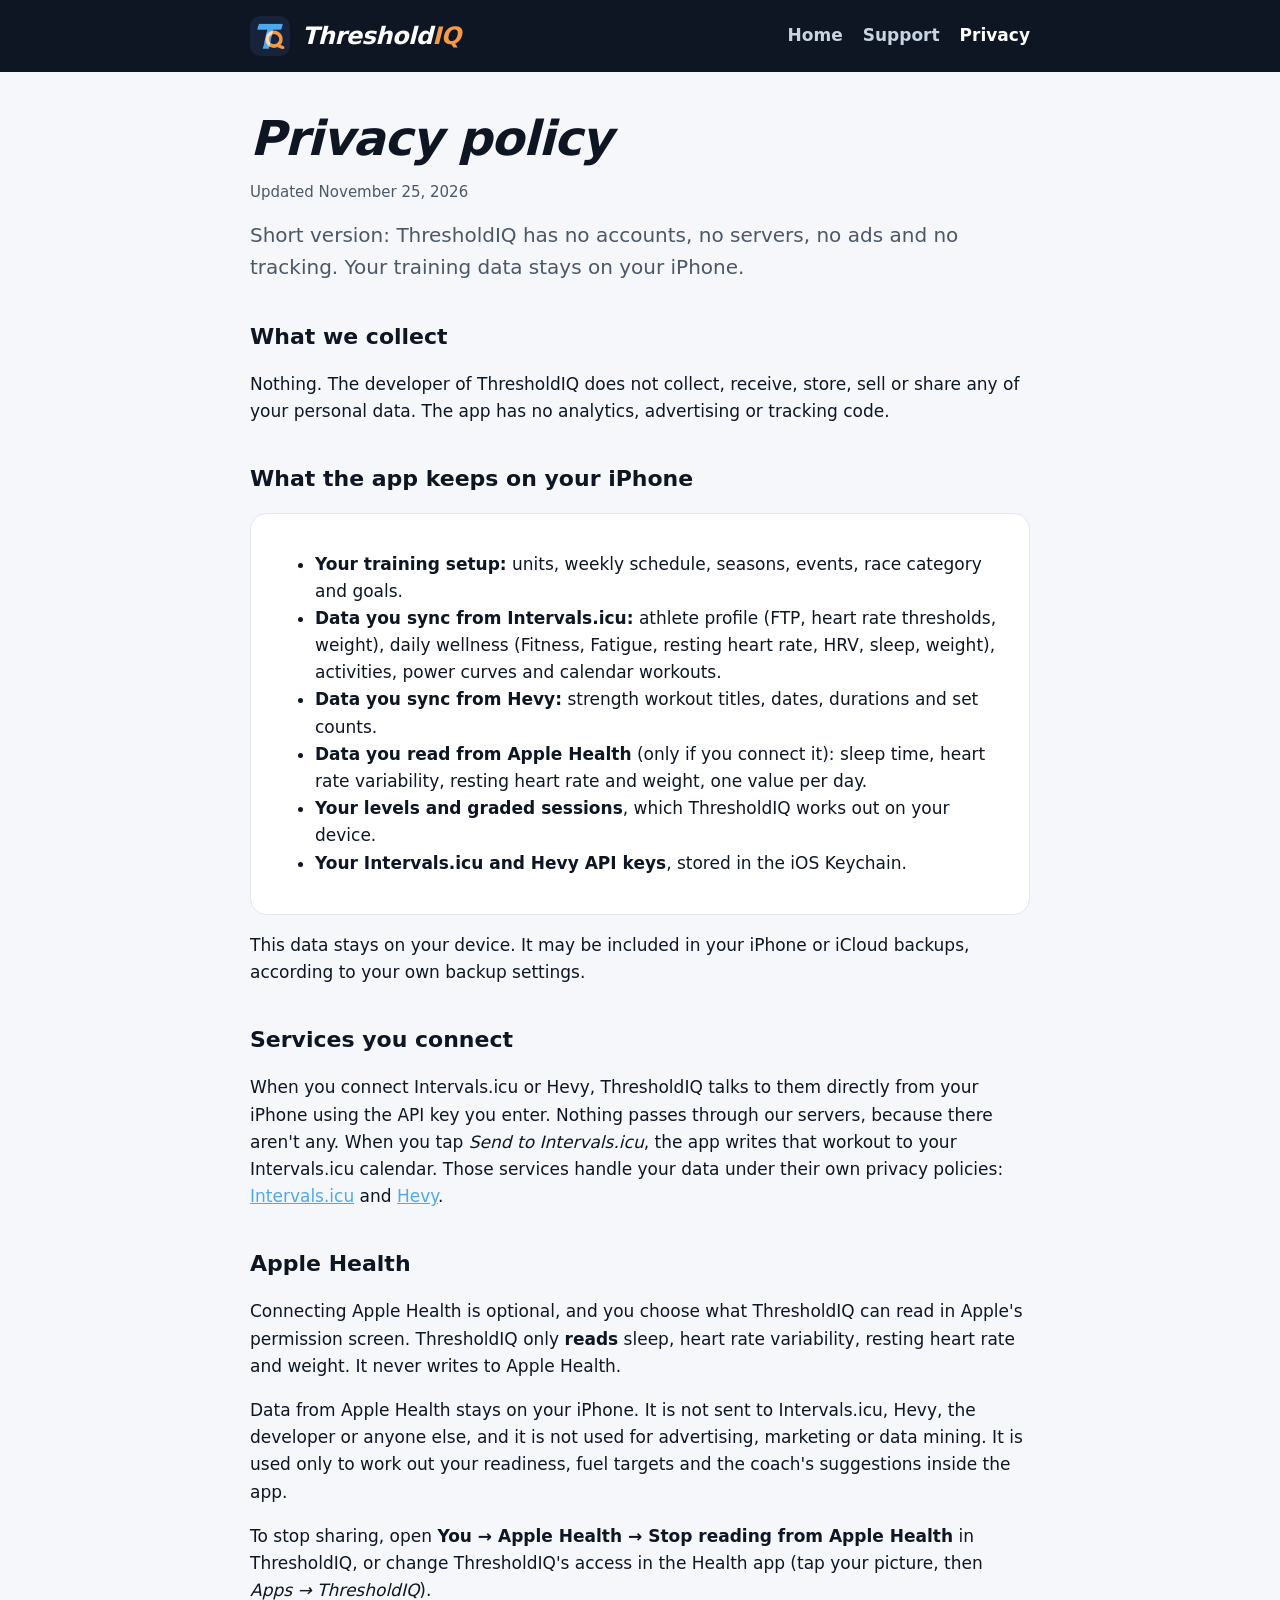
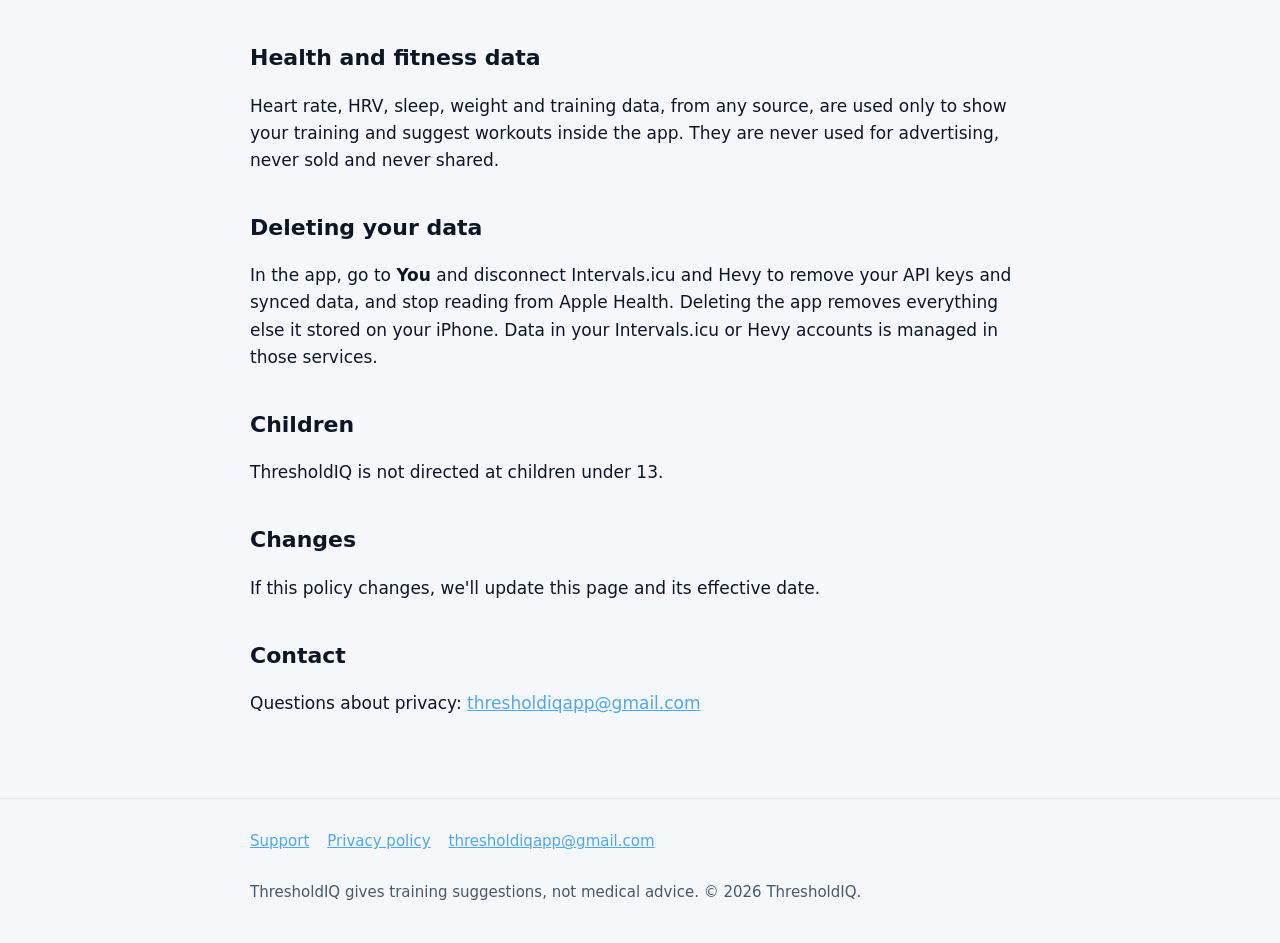
<file: privacy/index.html>
<!doctype html>
<html lang="en">
<head>
<meta charset="utf-8">
<meta name="viewport" content="width=device-width, initial-scale=1">
<title>Privacy policy — ThresholdIQ</title>
<meta name="description" content="ThresholdIQ privacy policy: no accounts, no servers, no tracking.">
<link rel="icon" href="../assets/favicon.png">
<link rel="apple-touch-icon" href="../assets/apple-touch-icon.png">
<link rel="stylesheet" href="../assets/site.css?v=1.3.6">
</head>
<body>
<a class="skip" href="#main">Skip to content</a>
<header class="site"><div class="wrap">
<a class="brand" href="../"><img src="../assets/icon-256.png" alt=""><span class="wordmark">Threshold<span>IQ</span></span></a>
<nav class="site" aria-label="Main"><a href="../">Home</a><a href="../support/">Support</a><a href="../privacy/" aria-current="page">Privacy</a></nav>
</div></header>

<main id="main"><div class="wrap">
<h1>Privacy policy</h1>
<p class="meta">Updated November 25, 2026</p>
<p class="lead">Short version: ThresholdIQ has no accounts, no servers, no ads and no tracking. Your training data stays on your iPhone.</p>

<h2>What we collect</h2>
<p>Nothing. The developer of ThresholdIQ does not collect, receive, store, sell or share any of your personal data. The app has no analytics, advertising or tracking code.</p>

<h2>What the app keeps on your iPhone</h2>
<div class="card"><ul>
<li><strong>Your training setup:</strong> units, weekly schedule, seasons, events, race category and goals.</li>
<li><strong>Data you sync from Intervals.icu:</strong> athlete profile (FTP, heart rate thresholds, weight), daily wellness (Fitness, Fatigue, resting heart rate, HRV, sleep, weight), activities, power curves and calendar workouts.</li>
<li><strong>Data you sync from Hevy:</strong> strength workout titles, dates, durations and set counts.</li>
<li><strong>Data you read from Apple Health</strong> (only if you connect it): sleep time, heart rate variability, resting heart rate and weight, one value per day.</li>
<li><strong>Your levels and graded sessions</strong>, which ThresholdIQ works out on your device.</li>
<li><strong>Your Intervals.icu and Hevy API keys</strong>, stored in the iOS Keychain.</li>
</ul></div>
<p>This data stays on your device. It may be included in your iPhone or iCloud backups, according to your own backup settings.</p>

<h2>Services you connect</h2>
<p>When you connect Intervals.icu or Hevy, ThresholdIQ talks to them directly from your iPhone using the API key you enter. Nothing passes through our servers, because there aren't any. When you tap <em>Send to Intervals.icu</em>, the app writes that workout to your Intervals.icu calendar. Those services handle your data under their own privacy policies:
<a href="https://intervals.icu/privacy-policy">Intervals.icu</a> and <a href="https://www.hevyapp.com/privacy-policy/">Hevy</a>.</p>

<h2>Apple Health</h2>
<p>Connecting Apple Health is optional, and you choose what ThresholdIQ can read in Apple's permission screen. ThresholdIQ only <strong>reads</strong> sleep, heart rate variability, resting heart rate and weight. It never writes to Apple Health.</p>
<p>Data from Apple Health stays on your iPhone. It is not sent to Intervals.icu, Hevy, the developer or anyone else, and it is not used for advertising, marketing or data mining. It is used only to work out your readiness, fuel targets and the coach's suggestions inside the app.</p>
<p>To stop sharing, open <strong>You → Apple Health → Stop reading from Apple Health</strong> in ThresholdIQ, or change ThresholdIQ's access in the Health app (tap your picture, then <em>Apps → ThresholdIQ</em>).</p>

<h2>Health and fitness data</h2>
<p>Heart rate, HRV, sleep, weight and training data, from any source, are used only to show your training and suggest workouts inside the app. They are never used for advertising, never sold and never shared.</p>

<h2>Deleting your data</h2>
<p>In the app, go to <strong>You</strong> and disconnect Intervals.icu and Hevy to remove your API keys and synced data, and stop reading from Apple Health. Deleting the app removes everything else it stored on your iPhone. Data in your Intervals.icu or Hevy accounts is managed in those services.</p>

<h2>Children</h2>
<p>ThresholdIQ is not directed at children under 13.</p>

<h2>Changes</h2>
<p>If this policy changes, we'll update this page and its effective date.</p>

<h2>Contact</h2>
<p>Questions about privacy: <a href="mailto:thresholdiqapp@gmail.com">thresholdiqapp@gmail.com</a></p>
</div></main>
<footer class="site"><div class="wrap">
<a href="../support/">Support</a><a href="../privacy/">Privacy policy</a><a href="mailto:thresholdiqapp@gmail.com">thresholdiqapp@gmail.com</a>
<p>ThresholdIQ gives training suggestions, not medical advice. © 2026 ThresholdIQ.</p>
</div></footer>
</body>
</html>
</file>
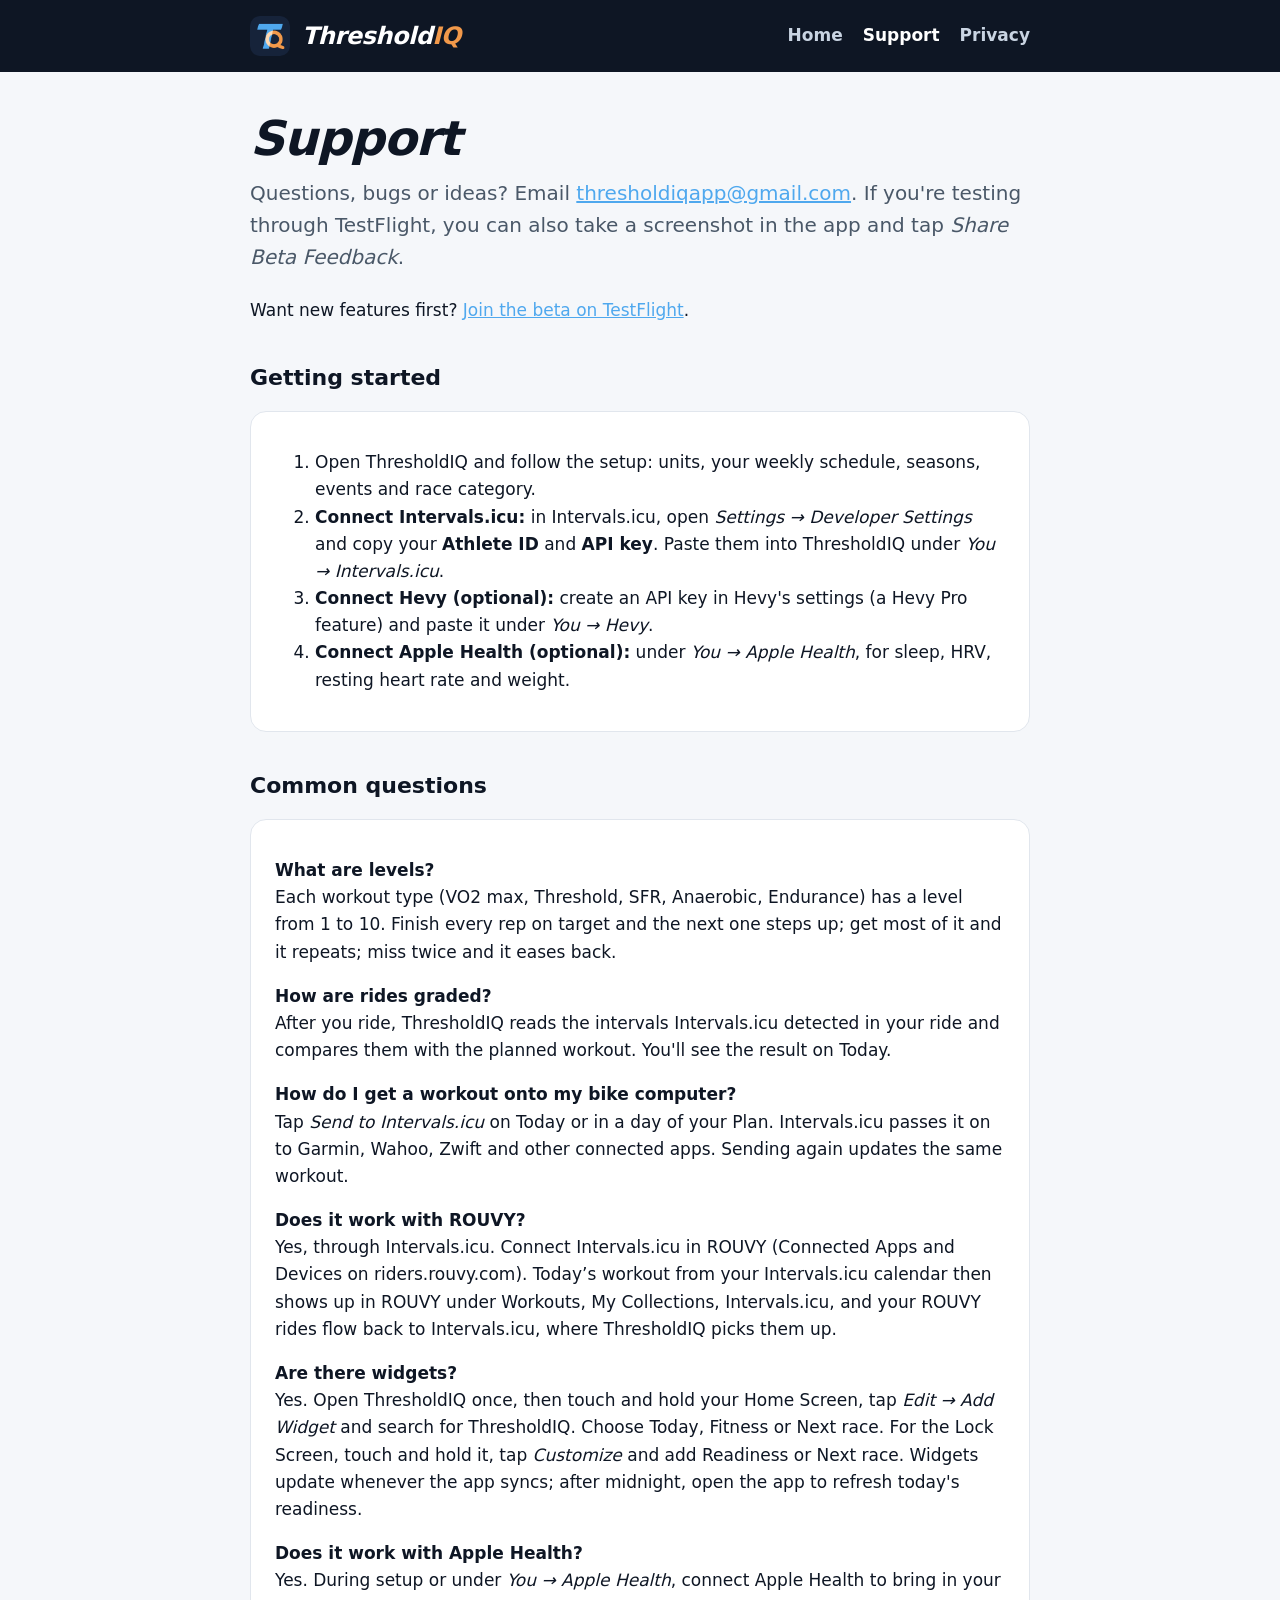
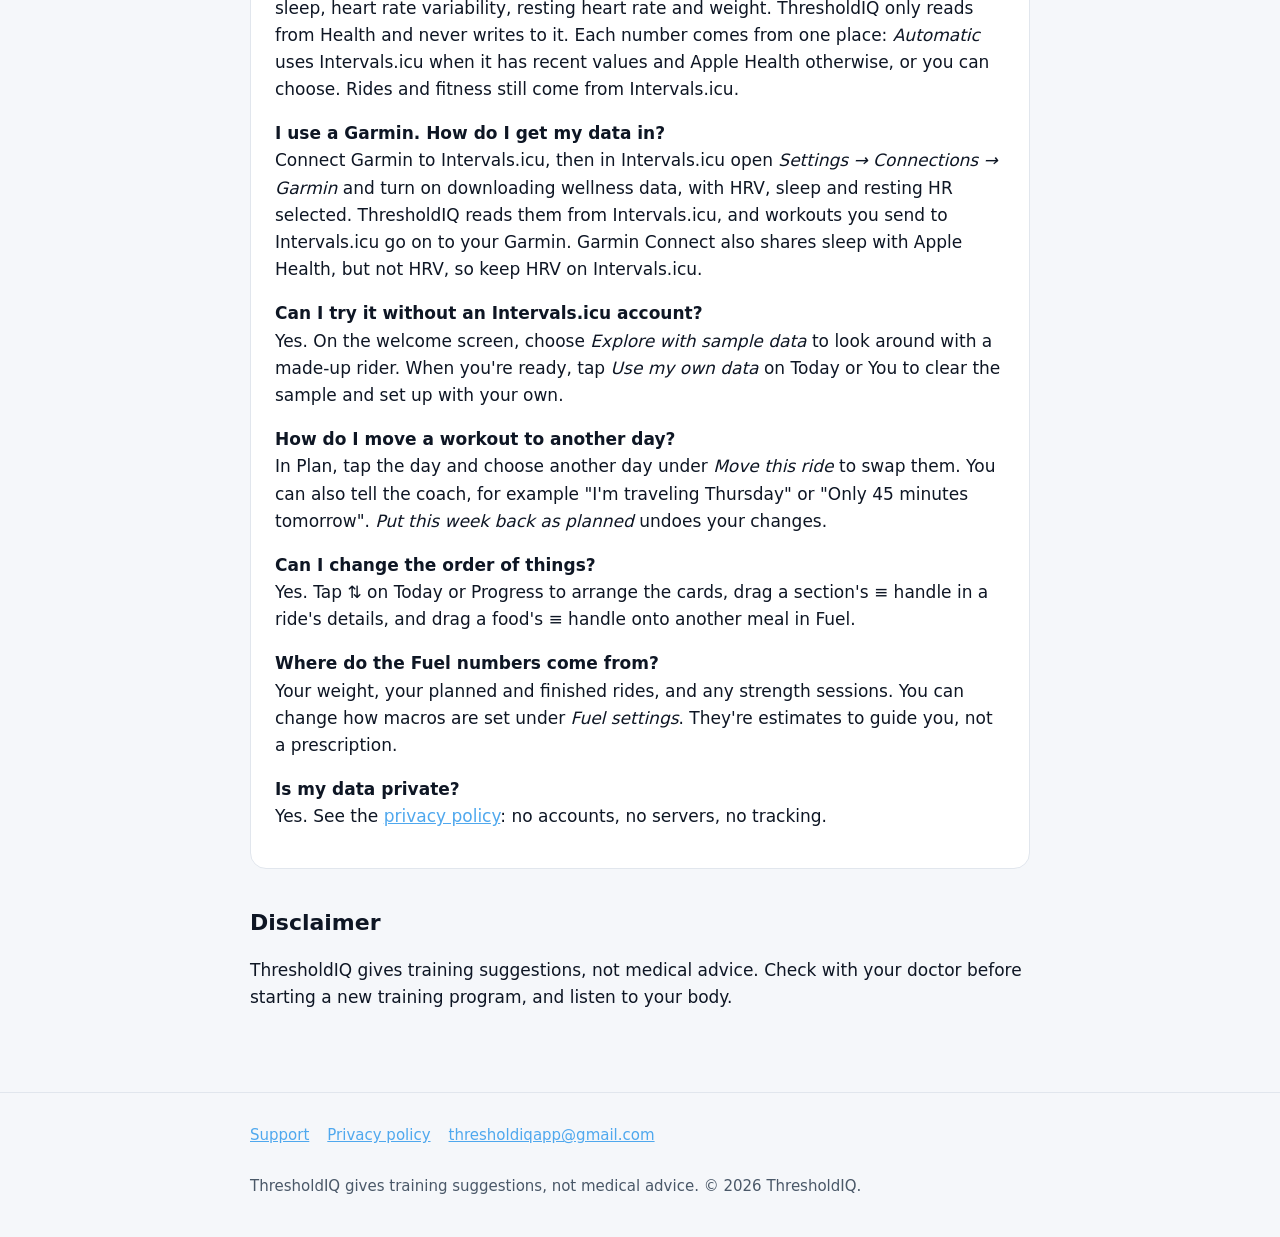
<file: support/index.html>
<!doctype html>
<html lang="en">
<head>
<meta charset="utf-8">
<meta name="viewport" content="width=device-width, initial-scale=1">
<title>Support — ThresholdIQ</title>
<meta name="description" content="Help and contact for ThresholdIQ.">
<link rel="icon" href="../assets/favicon.png">
<link rel="apple-touch-icon" href="../assets/apple-touch-icon.png">
<link rel="stylesheet" href="../assets/site.css?v=1.3.6">
</head>
<body>
<a class="skip" href="#main">Skip to content</a>
<header class="site"><div class="wrap">
<a class="brand" href="../"><img src="../assets/icon-256.png" alt=""><span class="wordmark">Threshold<span>IQ</span></span></a>
<nav class="site" aria-label="Main"><a href="../">Home</a><a href="../support/" aria-current="page">Support</a><a href="../privacy/">Privacy</a></nav>
</div></header>

<main id="main"><div class="wrap">
<h1>Support</h1>
<p class="lead">Questions, bugs or ideas? Email <a href="mailto:thresholdiqapp@gmail.com">thresholdiqapp@gmail.com</a>. If you're testing through TestFlight, you can also take a screenshot in the app and tap <em>Share Beta Feedback</em>.</p>
<p>Want new features first? <a href="https://testflight.apple.com/join/zXCqH4Hj">Join the beta on TestFlight</a>.</p>

<h2>Getting started</h2>
<div class="card"><ol>
<li>Open ThresholdIQ and follow the setup: units, your weekly schedule, seasons, events and race category.</li>
<li><strong>Connect Intervals.icu:</strong> in Intervals.icu, open <em>Settings → Developer Settings</em> and copy your <strong>Athlete ID</strong> and <strong>API key</strong>. Paste them into ThresholdIQ under <em>You → Intervals.icu</em>.</li>
<li><strong>Connect Hevy (optional):</strong> create an API key in Hevy's settings (a Hevy Pro feature) and paste it under <em>You → Hevy</em>.</li>
<li><strong>Connect Apple Health (optional):</strong> under <em>You → Apple Health</em>, for sleep, HRV, resting heart rate and weight.</li>
</ol></div>

<h2>Common questions</h2>
<div class="card">
<p><strong>What are levels?</strong><br>Each workout type (VO2 max, Threshold, SFR, Anaerobic, Endurance) has a level from 1 to 10. Finish every rep on target and the next one steps up; get most of it and it repeats; miss twice and it eases back.</p>
<p><strong>How are rides graded?</strong><br>After you ride, ThresholdIQ reads the intervals Intervals.icu detected in your ride and compares them with the planned workout. You'll see the result on Today.</p>
<p><strong>How do I get a workout onto my bike computer?</strong><br>Tap <em>Send to Intervals.icu</em> on Today or in a day of your Plan. Intervals.icu passes it on to Garmin, Wahoo, Zwift and other connected apps. Sending again updates the same workout.</p>
<p><strong>Does it work with ROUVY?</strong><br>Yes, through Intervals.icu. Connect Intervals.icu in ROUVY (Connected Apps and Devices on riders.rouvy.com). Today&rsquo;s workout from your Intervals.icu calendar then shows up in ROUVY under Workouts, My Collections, Intervals.icu, and your ROUVY rides flow back to Intervals.icu, where ThresholdIQ picks them up.</p>
<p><strong>Are there widgets?</strong><br>Yes. Open ThresholdIQ once, then touch and hold your Home Screen, tap <em>Edit → Add Widget</em> and search for ThresholdIQ. Choose Today, Fitness or Next race. For the Lock Screen, touch and hold it, tap <em>Customize</em> and add Readiness or Next race. Widgets update whenever the app syncs; after midnight, open the app to refresh today's readiness.</p>
<p><strong>Does it work with Apple Health?</strong><br>Yes. During setup or under <em>You → Apple Health</em>, connect Apple Health to bring in your sleep, heart rate variability, resting heart rate and weight. ThresholdIQ only reads from Health and never writes to it. Each number comes from one place: <em>Automatic</em> uses Intervals.icu when it has recent values and Apple Health otherwise, or you can choose. Rides and fitness still come from Intervals.icu.</p>
<p><strong>I use a Garmin. How do I get my data in?</strong><br>Connect Garmin to Intervals.icu, then in Intervals.icu open <em>Settings → Connections → Garmin</em> and turn on downloading wellness data, with HRV, sleep and resting HR selected. ThresholdIQ reads them from Intervals.icu, and workouts you send to Intervals.icu go on to your Garmin. Garmin Connect also shares sleep with Apple Health, but not HRV, so keep HRV on Intervals.icu.</p>
<p><strong>Can I try it without an Intervals.icu account?</strong><br>Yes. On the welcome screen, choose <em>Explore with sample data</em> to look around with a made-up rider. When you're ready, tap <em>Use my own data</em> on Today or You to clear the sample and set up with your own.</p>
<p><strong>How do I move a workout to another day?</strong><br>In Plan, tap the day and choose another day under <em>Move this ride</em> to swap them. You can also tell the coach, for example "I'm traveling Thursday" or "Only 45 minutes tomorrow". <em>Put this week back as planned</em> undoes your changes.</p>
<p><strong>Can I change the order of things?</strong><br>Yes. Tap ⇅ on Today or Progress to arrange the cards, drag a section's ≡ handle in a ride's details, and drag a food's ≡ handle onto another meal in Fuel.</p>
<p><strong>Where do the Fuel numbers come from?</strong><br>Your weight, your planned and finished rides, and any strength sessions. You can change how macros are set under <em>Fuel settings</em>. They're estimates to guide you, not a prescription.</p>
<p><strong>Is my data private?</strong><br>Yes. See the <a href="../privacy/">privacy policy</a>: no accounts, no servers, no tracking.</p>
</div>

<h2>Disclaimer</h2>
<p>ThresholdIQ gives training suggestions, not medical advice. Check with your doctor before starting a new training program, and listen to your body.</p>
</div></main>
<footer class="site"><div class="wrap">
<a href="../support/">Support</a><a href="../privacy/">Privacy policy</a><a href="mailto:thresholdiqapp@gmail.com">thresholdiqapp@gmail.com</a>
<p>ThresholdIQ gives training suggestions, not medical advice. © 2026 ThresholdIQ.</p>
</div></footer>
</body>
</html>
</file>
<file: assets/site.css>
:root{--navy:#0E1624;--tile:#16233A;--blue:#4FA8EE;--orange:#F2994A;--orange-light:#D9600B;--ink:#0E1624;--muted:#4A5868;--bg:#F5F7FA;--card:#FFFFFF;--line:#E1E6ED}
@media (prefers-color-scheme: dark){:root{--ink:#F2F4F8;--muted:#AAB6C5;--bg:#0E1624;--card:#16233A;--line:#24344F;--orange-light:#F2994A}}
*{box-sizing:border-box}
body{margin:0;font-family:Inter,-apple-system,BlinkMacSystemFont,"Segoe UI",system-ui,sans-serif;background:var(--bg);color:var(--ink);line-height:1.6;font-size:17px}
a{color:var(--blue)}a:hover{color:var(--orange-light)}
.skip{position:absolute;left:-999px}.skip:focus{left:16px;top:16px;background:var(--card);padding:8px 12px;border-radius:8px;z-index:9}
header.site{background:var(--navy);color:#fff}
header.site .wrap{display:flex;align-items:center;justify-content:space-between;gap:16px;flex-wrap:wrap;padding-top:16px;padding-bottom:16px}
.brand{display:inline-flex;align-items:center;gap:12px;color:#fff;text-decoration:none}
.brand img{width:40px;height:40px;border-radius:10px}
.wordmark{font-weight:900;font-style:italic;font-size:24px;letter-spacing:-.5px;color:#fff}
.wordmark span{color:var(--orange)}
nav.site a{color:#C9D4E2;text-decoration:none;margin-left:20px;font-weight:600}
nav.site a:hover,nav.site a[aria-current=page]{color:#fff}
.wrap{max-width:820px;margin:0 auto;padding:0 20px}
main{padding:40px 0 64px}
h1{font-size:clamp(32px,6vw,48px);line-height:1.1;margin:0 0 12px;font-weight:900;font-style:italic;letter-spacing:-1px}
h2{font-size:22px;margin:36px 0 8px}
.lead{font-size:20px;color:var(--muted);margin:0 0 24px}
.card{background:var(--card);border:1px solid var(--line);border-radius:16px;padding:20px 24px;margin:16px 0}
.hero{background:var(--navy);color:#fff;padding:56px 0}
.hero h1{color:#fff}.hero h1 span{color:var(--orange)}
.hero p{color:#C9D4E2;font-size:20px;margin:0}
.hero img{width:112px;height:112px;border-radius:26px;margin-bottom:20px}
.grid{display:grid;grid-template-columns:repeat(auto-fit,minmax(220px,1fr));gap:16px}
.btn{display:inline-block;background:var(--orange);color:#3A1F02;font-weight:700;text-decoration:none;padding:12px 20px;border-radius:12px;min-height:44px}
.btn:hover{color:#3A1F02;filter:brightness(1.05)}
footer.site{border-top:1px solid var(--line);padding:24px 0;color:var(--muted);font-size:15px}
footer.site a{margin-right:16px}
.meta{color:var(--muted);font-size:15px}
/* 1.1: screenshots, feature rows, social image */
.hero .status{display:inline-block;margin-top:20px;padding:6px 14px;border-radius:999px;background:rgba(242,153,74,.16);color:#F7B57A;font-weight:700;font-size:15px;text-decoration:none}
.hero a.status:hover{background:rgba(242,153,74,.28)}
.shots{display:flex;gap:18px;overflow-x:auto;scroll-snap-type:x mandatory;padding:8px 20px 20px;margin:0 auto;max-width:1100px}
.shots figure{flex:0 0 auto;margin:0;scroll-snap-align:center;text-align:center}
.shots img{display:block;width:220px;height:auto;border-radius:30px;border:6px solid #1E2B42;box-shadow:0 12px 30px rgba(14,22,36,.25)}
.shots figcaption{margin-top:10px;font-weight:700;font-size:15px;color:var(--muted)}
.strip{background:var(--navy);padding:8px 0 28px}
.strip figcaption{color:#C9D4E2}
.feature{display:grid;grid-template-columns:200px 1fr;gap:28px;align-items:center;margin:40px 0}
.feature img{width:200px;border-radius:28px;border:6px solid #1E2B42}
.feature h2{margin-top:0}
.feature p{margin:0 0 8px}
.feature ul{margin:8px 0 0;padding-left:20px}
@media (max-width:560px){.feature{grid-template-columns:1fr}.feature img{width:180px;margin:0 auto}}
.pill{display:inline-block;font-size:13px;font-weight:800;letter-spacing:.4px;text-transform:uppercase;color:var(--orange-light);margin-bottom:4px}
.works{display:flex;flex-wrap:wrap;gap:10px;margin:12px 0 0}
.works span{background:var(--card);border:1px solid var(--line);border-radius:999px;padding:6px 14px;font-weight:600;font-size:15px}
@media (prefers-reduced-motion:no-preference){.shots{scroll-behavior:smooth}}
/* 1.3: App Store badge and beta link */
.get{display:flex;flex-wrap:wrap;align-items:center;gap:14px 18px;margin-top:24px}
.get .appstore{display:flex}
.get .appstore img{display:block;height:56px;width:auto;margin:0;border-radius:0}
.get .beta{display:inline-flex;align-items:center;height:56px;padding:0 22px;border-radius:9px;border:1.5px solid rgba(242,153,74,.6);color:#F7B57A;font-weight:700;font-size:16px;text-decoration:none}
.get .beta:hover{background:rgba(242,153,74,.16);color:#F7B57A}
.hero .fine{font-size:15px;color:#AAB6C5;margin-top:12px}
.hero .fine a{color:#F7B57A}
/* Footer links: keep each on one line, with room to tap */
footer.site a{display:inline-block;white-space:nowrap;margin:0 18px 6px 0;padding:6px 0}
/* Keep "Get faster." together; the headline breaks between the two sentences */
.hero h1 span{white-space:nowrap}
</file>
